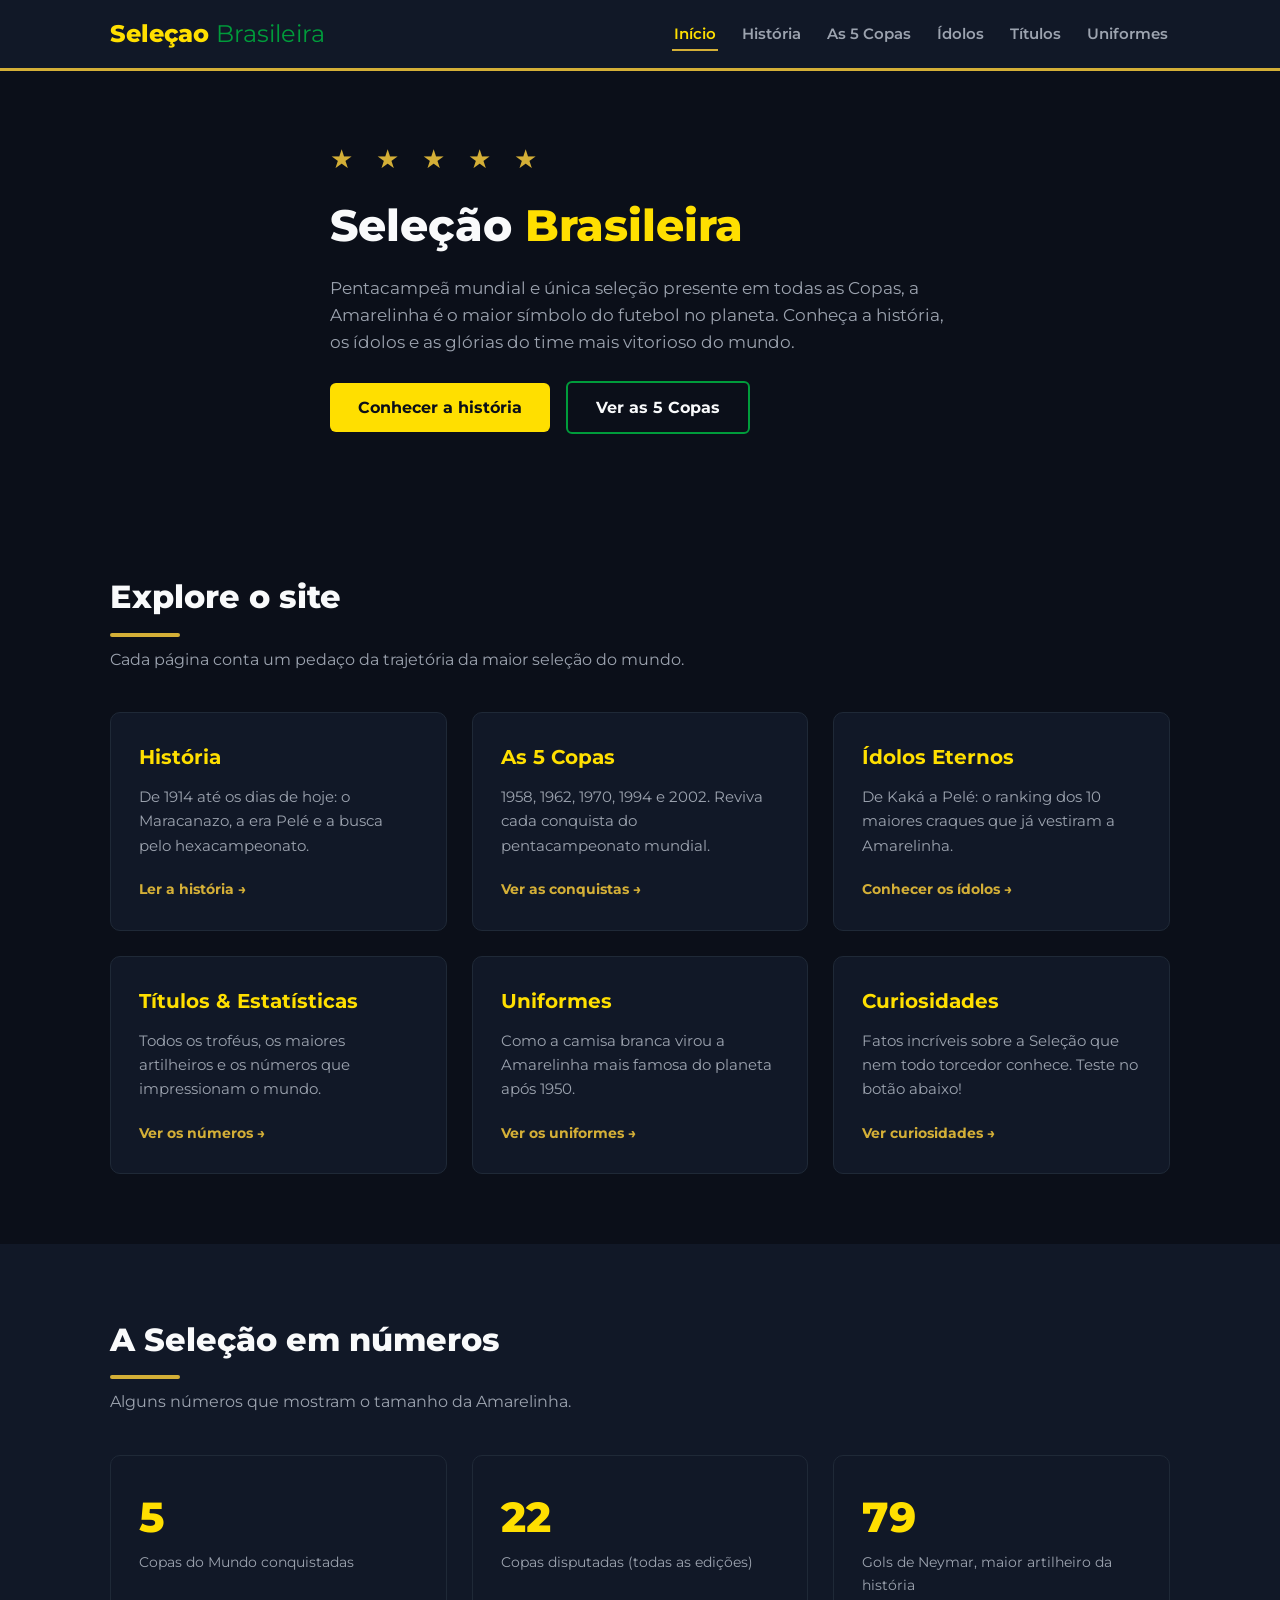
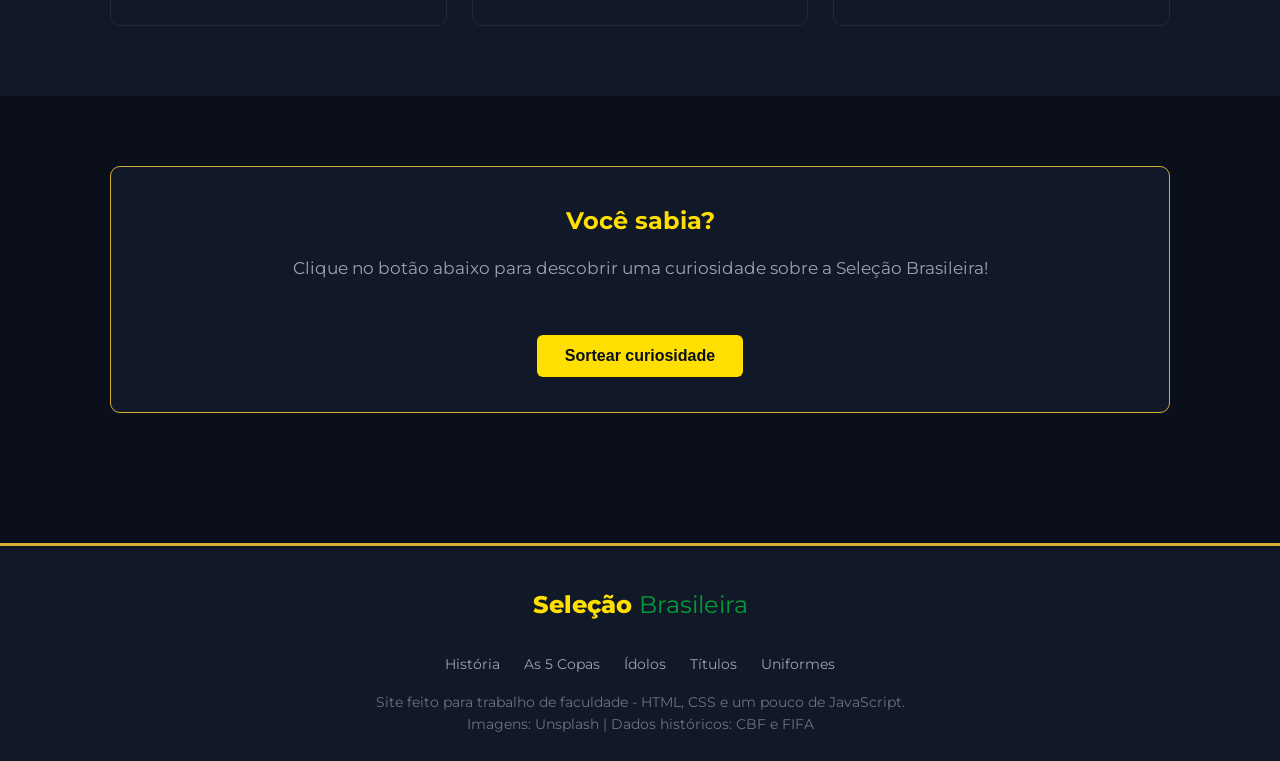
<file: index.html>
<!DOCTYPE html>
<html lang="pt-BR">
<head>
    <meta charset="UTF-8">
    <meta name="viewport" content="width=device-width, initial-scale=1.0">
    <title>Início - Seleção Brasileira</title>
    <link rel="stylesheet" href="style.css">
    
    <link href="https://fonts.googleapis.com/css2?family=Montserrat:wght@400;600;700;800&display=swap" rel="stylesheet">
</head>
<body>

    
    <header class="topo">
        <div class="container menu-area">
            <a href="index.html" class="logo" data-testid="logo-link">Seleçao <span>Brasileira</span></a>
            <nav>
                <ul class="menu">
                    <li><a href="index.html" class="ativo" data-testid="nav-link-inicio">Início</a></li>
                    <li><a href="historia.html" data-testid="nav-link-historia">História</a></li>
                    <li><a href="copas.html" data-testid="nav-link-copas">As 5 Copas</a></li>
                    <li><a href="idolos.html" data-testid="nav-link-idolos">Ídolos</a></li>
                    <li><a href="titulos.html" data-testid="nav-link-titulos">Títulos</a></li>
                    <li><a href="uniformes.html" data-testid="nav-link-uniformes">Uniformes</a></li>
                </ul>
            </nav>
        </div>
    </header>

    
    <section class="hero">
        <div class="container">
            <div class="estrelas" data-testid="hero-stars">★ ★ ★ ★ ★</div>
            <h1>Seleção <span>Brasileira</span><br></h1>
            <p>
                Pentacampeã mundial e única seleção presente em todas as Copas,
                a Amarelinha é o maior símbolo do futebol no planeta.
                Conheça a história, os ídolos e as glórias do time mais vitorioso do mundo.
            </p>
            <a href="historia.html" class="btn" data-testid="hero-btn-historia">Conhecer a história</a>
            <a href="copas.html" class="btn btn-contorno" data-testid="hero-btn-copas">Ver as 5 Copas</a>
        </div>
    </section>

    
    <section class="secao">
        <div class="container">
            <h2 class="titulo-secao">Explore o site</h2>
            <p class="subtitulo-secao">Cada página conta um pedaço da trajetória da maior seleção do mundo.</p>

            <div class="grade-cards">
                <div class="card">
                    <h3>História</h3>
                    <p>De 1914 até os dias de hoje: o Maracanazo, a era Pelé e a busca pelo hexacampeonato.</p>
                    <a href="historia.html" class="link-card" data-testid="card-link-historia">Ler a história →</a>
                </div>

                <div class="card">
                    <h3>As 5 Copas</h3>
                    <p>1958, 1962, 1970, 1994 e 2002. Reviva cada conquista do pentacampeonato mundial.</p>
                    <a href="copas.html" class="link-card" data-testid="card-link-copas">Ver as conquistas →</a>
                </div>

                <div class="card">
                    <h3>Ídolos Eternos</h3>
                    <p>De Kaká a Pelé: o ranking dos 10 maiores craques que já vestiram a Amarelinha.</p>
                    <a href="idolos.html" class="link-card" data-testid="card-link-idolos">Conhecer os ídolos →</a>
                </div>

                <div class="card">
                    <h3>Títulos & Estatísticas</h3>
                    <p>Todos os troféus, os maiores artilheiros e os números que impressionam o mundo.</p>
                    <a href="titulos.html" class="link-card" data-testid="card-link-titulos">Ver os números →</a>
                </div>

                <div class="card">
                    <h3>Uniformes</h3>
                    <p>Como a camisa branca virou a Amarelinha mais famosa do planeta após 1950.</p>
                    <a href="uniformes.html" class="link-card" data-testid="card-link-uniformes">Ver os uniformes →</a>
                </div>

                <div class="card">
                    <h3>Curiosidades</h3>
                    <p>Fatos incríveis sobre a Seleção que nem todo torcedor conhece. Teste no botão abaixo!</p>
                    <a href="#curiosidades" class="link-card" data-testid="card-link-curiosidades">Ver curiosidades →</a>
                </div>
            </div>
        </div>
    </section>

    
    <section class="secao secao-escura">
        <div class="container">
            <h2 class="titulo-secao">A Seleção em números</h2>
            <p class="subtitulo-secao">Alguns números que mostram o tamanho da Amarelinha.</p>

            <div class="grade-cards">
                <div class="card" data-testid="stat-copas">
                    <div class="numero-destaque">5</div>
                    <div class="legenda-numero">Copas do Mundo conquistadas</div>
                </div>
                <div class="card" data-testid="stat-jogos-copas">
                    <div class="numero-destaque">22</div>
                    <div class="legenda-numero">Copas disputadas (todas as edições)</div>
                </div>
                <div class="card" data-testid="stat-gols-pele">
                    <div class="numero-destaque">79</div>
                    <div class="legenda-numero">Gols de Neymar, maior artilheiro da história</div>
                </div>
            </div>
        </div>
    </section>

    
    <section class="secao" id="curiosidades">
        <div class="container">
            <div class="caixa-curiosidade">
                <h2>Você sabia?</h2>
                <p id="texto-curiosidade" data-testid="curiosidade-texto">
                    Clique no botão abaixo para descobrir uma curiosidade sobre a Seleção Brasileira!
                </p>
                <button class="btn" id="btn-curiosidade" data-testid="btn-curiosidade">Sortear curiosidade</button>
            </div>
        </div>
    </section>

    
    <footer class="rodape">
        <div class="container">
            <a href="index.html" class="logo">Seleção <span>Brasileira</span></a>
            <div class="links-rodape">
                <a href="historia.html">História</a>
                <a href="copas.html">As 5 Copas</a>
                <a href="idolos.html">Ídolos</a>
                <a href="titulos.html">Títulos</a>
                <a href="uniformes.html">Uniformes</a>
            </div>
            <p>Site feito para trabalho de faculdade - HTML, CSS e um pouco de JavaScript.</p>
            <p>Imagens: Unsplash | Dados históricos: CBF e FIFA</p>
        </div>
    </footer>

    
    <button id="btn-topo" data-testid="btn-topo" title="Voltar ao topo">↑</button>

    <script src="main.js"></script>
</body>
</html>
</file>
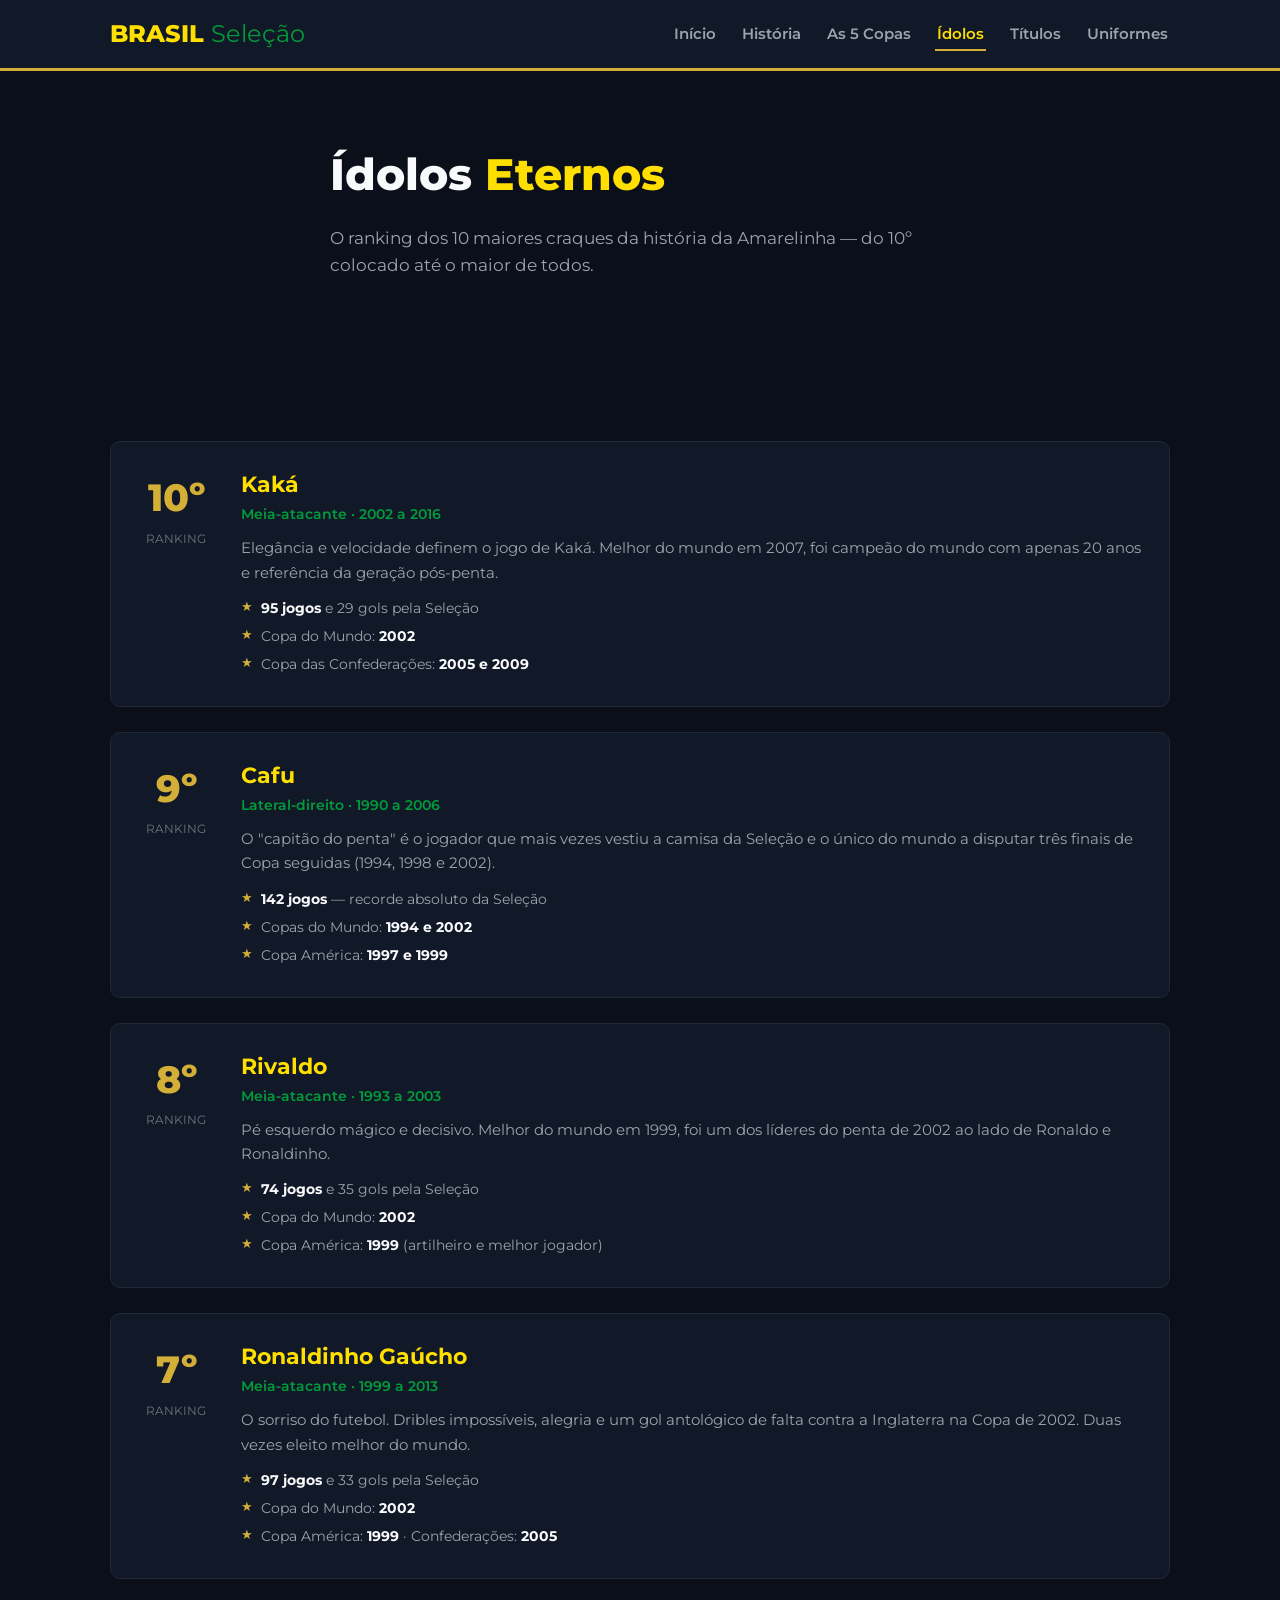
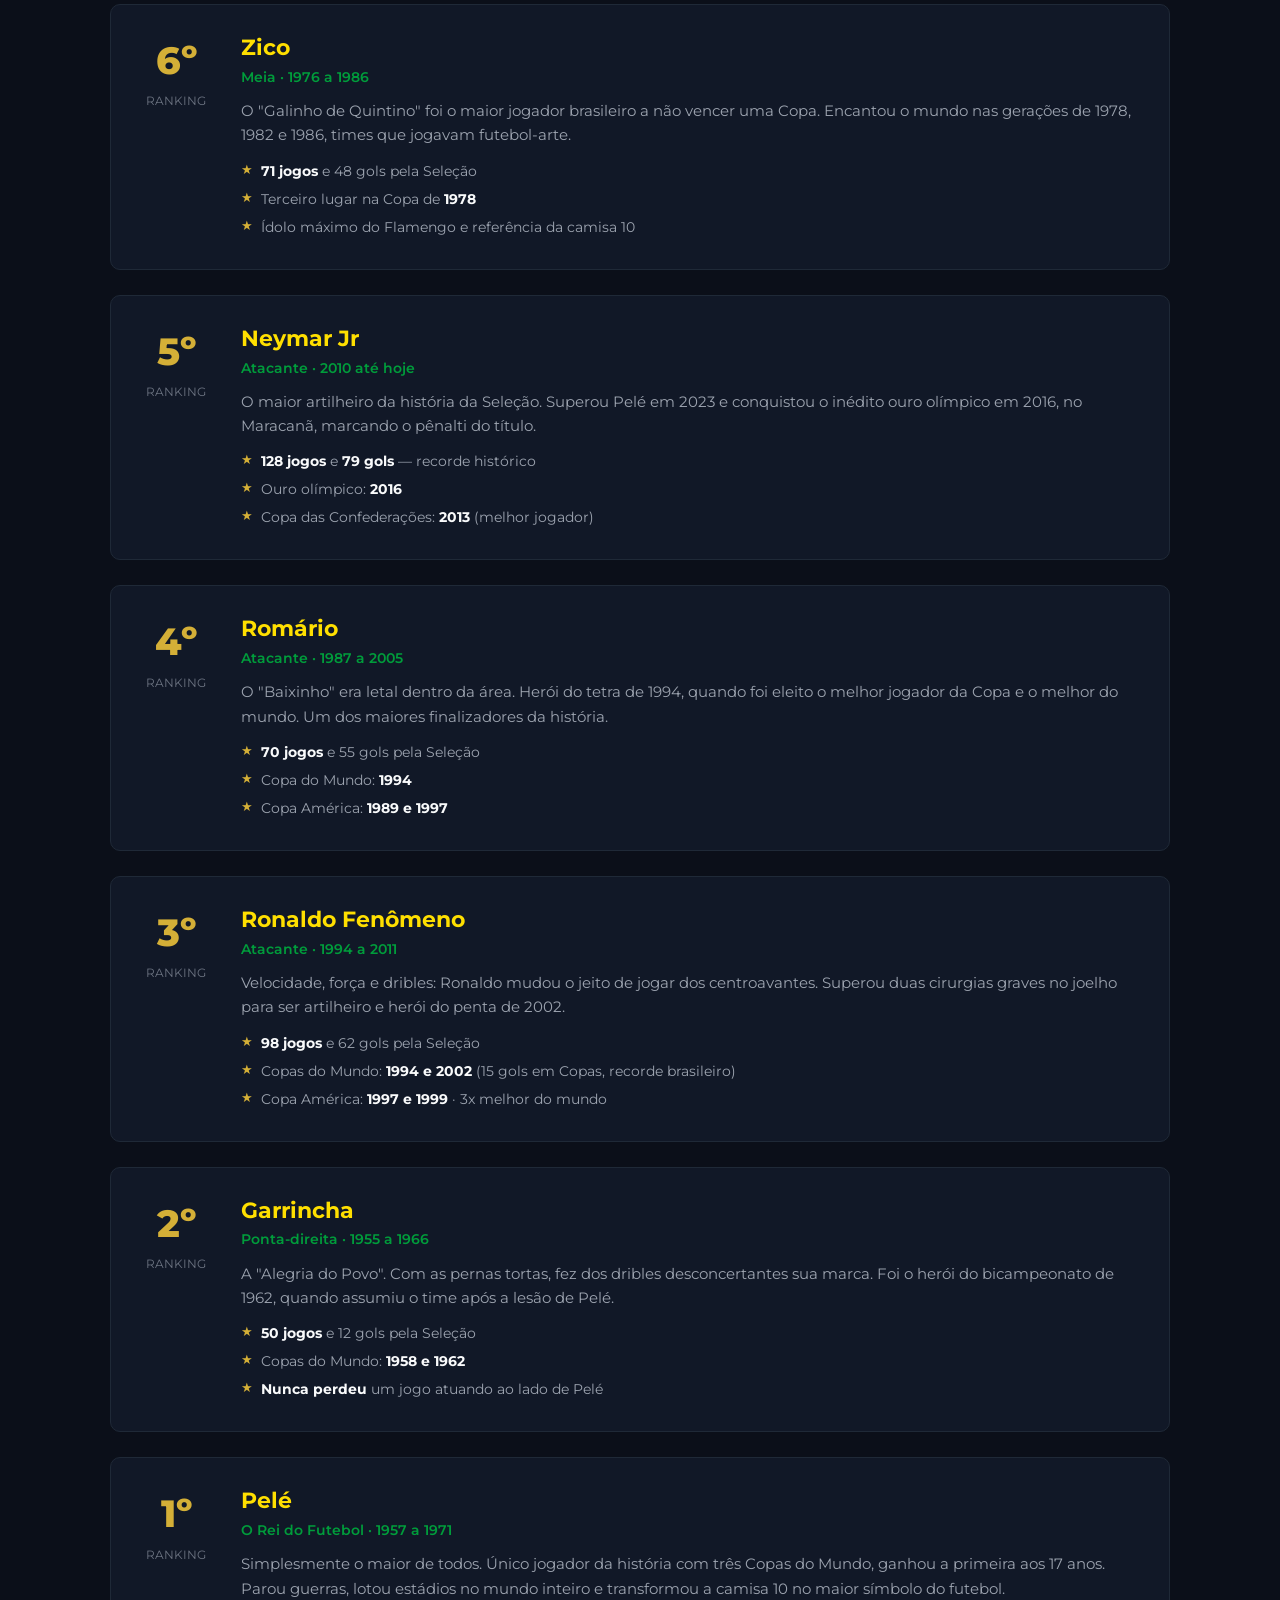
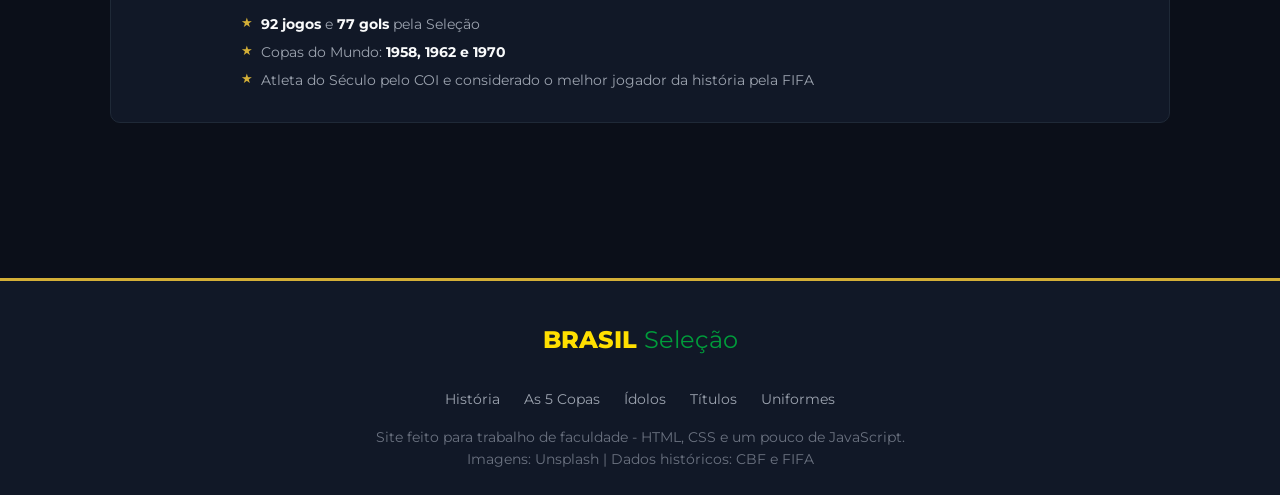
<file: idolos.html>
<!DOCTYPE html>
<html lang="pt-BR">
<head>
    <meta charset="UTF-8">
    <meta name="viewport" content="width=device-width, initial-scale=1.0">
    <title>Ídolos - Seleção Brasileira</title>
    <link rel="stylesheet" href="style.css">
    <link href="https://fonts.googleapis.com/css2?family=Montserrat:wght@400;600;700;800&display=swap" rel="stylesheet">
</head>
<body>

    
    <header class="topo">
        <div class="container menu-area">
            <a href="index.html" class="logo" data-testid="logo-link">BRASIL <span>Seleção</span></a>
            <nav>
                <ul class="menu">
                    <li><a href="index.html" data-testid="nav-link-inicio">Início</a></li>
                    <li><a href="historia.html" data-testid="nav-link-historia">História</a></li>
                    <li><a href="copas.html" data-testid="nav-link-copas">As 5 Copas</a></li>
                    <li><a href="idolos.html" class="ativo" data-testid="nav-link-idolos">Ídolos</a></li>
                    <li><a href="titulos.html" data-testid="nav-link-titulos">Títulos</a></li>
                    <li><a href="uniformes.html" data-testid="nav-link-uniformes">Uniformes</a></li>
                </ul>
            </nav>
        </div>
    </header>

    
    <section class="hero hero-menor hero-idolos">
        <div class="container">
            <h1>Ídolos <span>Eternos</span></h1>
            <p>O ranking dos 10 maiores craques da história da Amarelinha — do 10º colocado até o maior de todos.</p>
        </div>
    </section>

    
    <section class="secao">
        <div class="container">

            
            <article class="card-idolo" data-testid="idolo-kaka">
                <div class="posicao-ranking">
                    <div class="numero">10º</div>
                    <div class="rotulo">Ranking</div>
                </div>
                <div class="info-idolo">
                    <h3>Kaká</h3>
                    <div class="apelido">Meia-atacante · 2002 a 2016</div>
                    <p>
                        Elegância e velocidade definem o jogo de Kaká. Melhor do mundo em 2007,
                        foi campeão do mundo com apenas 20 anos e referência da geração pós-penta.
                    </p>
                    <ul class="fatos-idolo">
                        <li><strong>95 jogos</strong> e 29 gols pela Seleção</li>
                        <li>Copa do Mundo: <strong>2002</strong></li>
                        <li>Copa das Confederações: <strong>2005 e 2009</strong></li>
                    </ul>
                </div>
            </article>

            
            <article class="card-idolo" data-testid="idolo-cafu">
                <div class="posicao-ranking">
                    <div class="numero">9º</div>
                    <div class="rotulo">Ranking</div>
                </div>
                <div class="info-idolo">
                    <h3>Cafu</h3>
                    <div class="apelido">Lateral-direito · 1990 a 2006</div>
                    <p>
                        O "capitão do penta" é o jogador que mais vezes vestiu a camisa da Seleção
                        e o único do mundo a disputar três finais de Copa seguidas (1994, 1998 e 2002).
                    </p>
                    <ul class="fatos-idolo">
                        <li><strong>142 jogos</strong> — recorde absoluto da Seleção</li>
                        <li>Copas do Mundo: <strong>1994 e 2002</strong></li>
                        <li>Copa América: <strong>1997 e 1999</strong></li>
                    </ul>
                </div>
            </article>

            
            <article class="card-idolo" data-testid="idolo-rivaldo">
                <div class="posicao-ranking">
                    <div class="numero">8º</div>
                    <div class="rotulo">Ranking</div>
                </div>
                <div class="info-idolo">
                    <h3>Rivaldo</h3>
                    <div class="apelido">Meia-atacante · 1993 a 2003</div>
                    <p>
                        Pé esquerdo mágico e decisivo. Melhor do mundo em 1999, foi um dos líderes
                        do penta de 2002 ao lado de Ronaldo e Ronaldinho.
                    </p>
                    <ul class="fatos-idolo">
                        <li><strong>74 jogos</strong> e 35 gols pela Seleção</li>
                        <li>Copa do Mundo: <strong>2002</strong></li>
                        <li>Copa América: <strong>1999</strong> (artilheiro e melhor jogador)</li>
                    </ul>
                </div>
            </article>

            
            <article class="card-idolo" data-testid="idolo-ronaldinho">
                <div class="posicao-ranking">
                    <div class="numero">7º</div>
                    <div class="rotulo">Ranking</div>
                </div>
                <div class="info-idolo">
                    <h3>Ronaldinho Gaúcho</h3>
                    <div class="apelido">Meia-atacante · 1999 a 2013</div>
                    <p>
                        O sorriso do futebol. Dribles impossíveis, alegria e um gol antológico de falta
                        contra a Inglaterra na Copa de 2002. Duas vezes eleito melhor do mundo.
                    </p>
                    <ul class="fatos-idolo">
                        <li><strong>97 jogos</strong> e 33 gols pela Seleção</li>
                        <li>Copa do Mundo: <strong>2002</strong></li>
                        <li>Copa América: <strong>1999</strong> · Confederações: <strong>2005</strong></li>
                    </ul>
                </div>
            </article>

            
            <article class="card-idolo" data-testid="idolo-zico">
                <div class="posicao-ranking">
                    <div class="numero">6º</div>
                    <div class="rotulo">Ranking</div>
                </div>
                <div class="info-idolo">
                    <h3>Zico</h3>
                    <div class="apelido">Meia · 1976 a 1986</div>
                    <p>
                        O "Galinho de Quintino" foi o maior jogador brasileiro a não vencer uma Copa.
                        Encantou o mundo nas gerações de 1978, 1982 e 1986, times que jogavam futebol-arte.
                    </p>
                    <ul class="fatos-idolo">
                        <li><strong>71 jogos</strong> e 48 gols pela Seleção</li>
                        <li>Terceiro lugar na Copa de <strong>1978</strong></li>
                        <li>Ídolo máximo do Flamengo e referência da camisa 10</li>
                    </ul>
                </div>
            </article>

            
            <article class="card-idolo" data-testid="idolo-neymar">
                <div class="posicao-ranking">
                    <div class="numero">5º</div>
                    <div class="rotulo">Ranking</div>
                </div>
                <div class="info-idolo">
                    <h3>Neymar Jr</h3>
                    <div class="apelido">Atacante · 2010 até hoje</div>
                    <p>
                        O maior artilheiro da história da Seleção. Superou Pelé em 2023 e conquistou
                        o inédito ouro olímpico em 2016, no Maracanã, marcando o pênalti do título.
                    </p>
                    <ul class="fatos-idolo">
                        <li><strong>128 jogos</strong> e <strong>79 gols</strong> — recorde histórico</li>
                        <li>Ouro olímpico: <strong>2016</strong></li>
                        <li>Copa das Confederações: <strong>2013</strong> (melhor jogador)</li>
                    </ul>
                </div>
            </article>

            
            <article class="card-idolo" data-testid="idolo-romario">
                <div class="posicao-ranking">
                    <div class="numero">4º</div>
                    <div class="rotulo">Ranking</div>
                </div>
                <div class="info-idolo">
                    <h3>Romário</h3>
                    <div class="apelido">Atacante · 1987 a 2005</div>
                    <p>
                        O "Baixinho" era letal dentro da área. Herói do tetra de 1994, quando foi eleito
                        o melhor jogador da Copa e o melhor do mundo. Um dos maiores finalizadores da história.
                    </p>
                    <ul class="fatos-idolo">
                        <li><strong>70 jogos</strong> e 55 gols pela Seleção</li>
                        <li>Copa do Mundo: <strong>1994</strong></li>
                        <li>Copa América: <strong>1989 e 1997</strong></li>
                    </ul>
                </div>
            </article>

            
            <article class="card-idolo" data-testid="idolo-ronaldo">
                <div class="posicao-ranking">
                    <div class="numero">3º</div>
                    <div class="rotulo">Ranking</div>
                </div>
                <div class="info-idolo">
                    <h3>Ronaldo Fenômeno</h3>
                    <div class="apelido">Atacante · 1994 a 2011</div>
                    <p>
                        Velocidade, força e dribles: Ronaldo mudou o jeito de jogar dos centroavantes.
                        Superou duas cirurgias graves no joelho para ser artilheiro e herói do penta de 2002.
                    </p>
                    <ul class="fatos-idolo">
                        <li><strong>98 jogos</strong> e 62 gols pela Seleção</li>
                        <li>Copas do Mundo: <strong>1994 e 2002</strong> (15 gols em Copas, recorde brasileiro)</li>
                        <li>Copa América: <strong>1997 e 1999</strong> · 3x melhor do mundo</li>
                    </ul>
                </div>
            </article>

            
            <article class="card-idolo" data-testid="idolo-garrincha">
                <div class="posicao-ranking">
                    <div class="numero">2º</div>
                    <div class="rotulo">Ranking</div>
                </div>
                <div class="info-idolo">
                    <h3>Garrincha</h3>
                    <div class="apelido">Ponta-direita · 1955 a 1966</div>
                    <p>
                        A "Alegria do Povo". Com as pernas tortas, fez dos dribles desconcertantes sua marca.
                        Foi o herói do bicampeonato de 1962, quando assumiu o time após a lesão de Pelé.
                    </p>
                    <ul class="fatos-idolo">
                        <li><strong>50 jogos</strong> e 12 gols pela Seleção</li>
                        <li>Copas do Mundo: <strong>1958 e 1962</strong></li>
                        <li><strong>Nunca perdeu</strong> um jogo atuando ao lado de Pelé</li>
                    </ul>
                </div>
            </article>

            
            <article class="card-idolo" data-testid="idolo-pele">
                <div class="posicao-ranking">
                    <div class="numero">1º</div>
                    <div class="rotulo">Ranking</div>
                </div>
                <div class="info-idolo">
                    <h3>Pelé</h3>
                    <div class="apelido">O Rei do Futebol · 1957 a 1971</div>
                    <p>
                        Simplesmente o maior de todos. Único jogador da história com três Copas do Mundo,
                        ganhou a primeira aos 17 anos. Parou guerras, lotou estádios no mundo inteiro
                        e transformou a camisa 10 no maior símbolo do futebol.
                    </p>
                    <ul class="fatos-idolo">
                        <li><strong>92 jogos</strong> e <strong>77 gols</strong> pela Seleção</li>
                        <li>Copas do Mundo: <strong>1958, 1962 e 1970</strong></li>
                        <li>Atleta do Século pelo COI e considerado o melhor jogador da história pela FIFA</li>
                    </ul>
                </div>
            </article>

        </div>
    </section>

    
    <footer class="rodape">
        <div class="container">
            <a href="index.html" class="logo">BRASIL <span>Seleção</span></a>
            <div class="links-rodape">
                <a href="historia.html">História</a>
                <a href="copas.html">As 5 Copas</a>
                <a href="idolos.html">Ídolos</a>
                <a href="titulos.html">Títulos</a>
                <a href="uniformes.html">Uniformes</a>
            </div>
            <p>Site feito para trabalho de faculdade - HTML, CSS e um pouco de JavaScript.</p>
            <p>Imagens: Unsplash | Dados históricos: CBF e FIFA</p>
        </div>
    </footer>

    <button id="btn-topo" data-testid="btn-topo" title="Voltar ao topo">↑</button>

    <script src="main.js"></script>
</body>
</html>
</file>
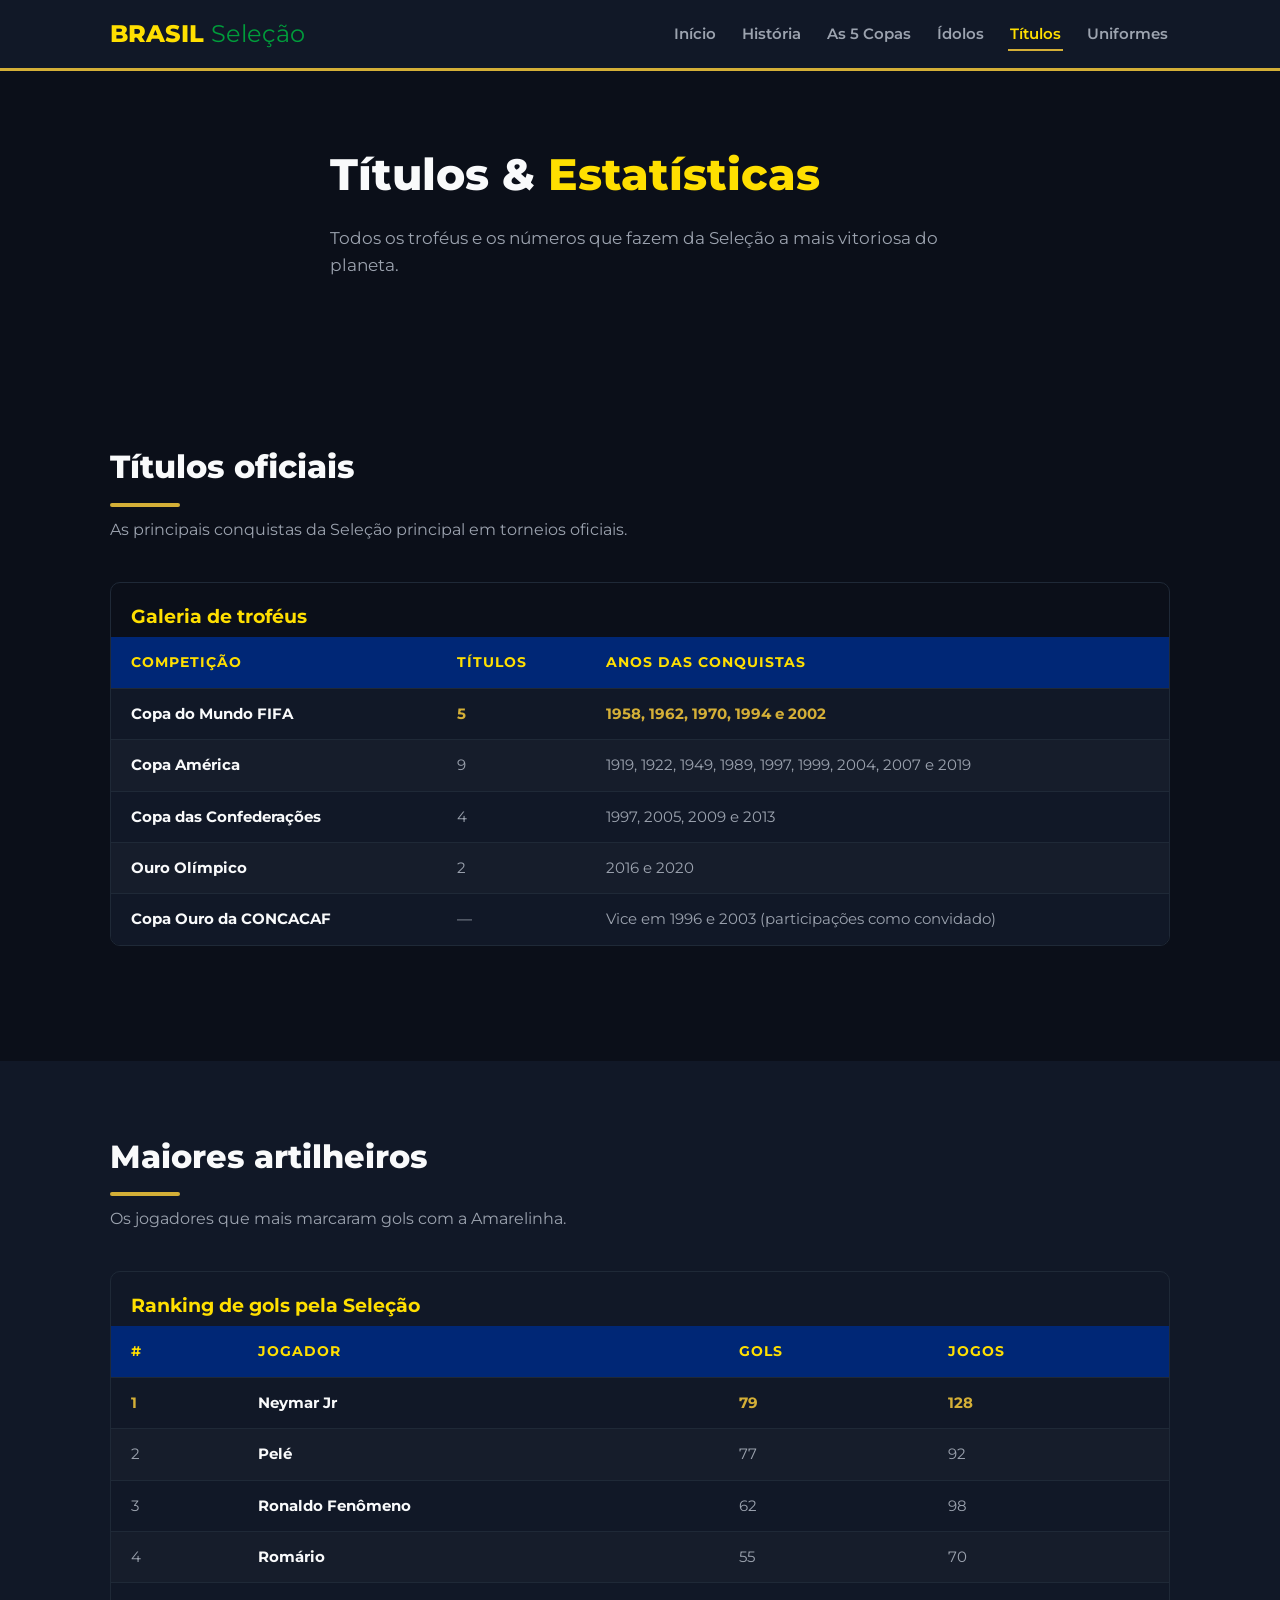
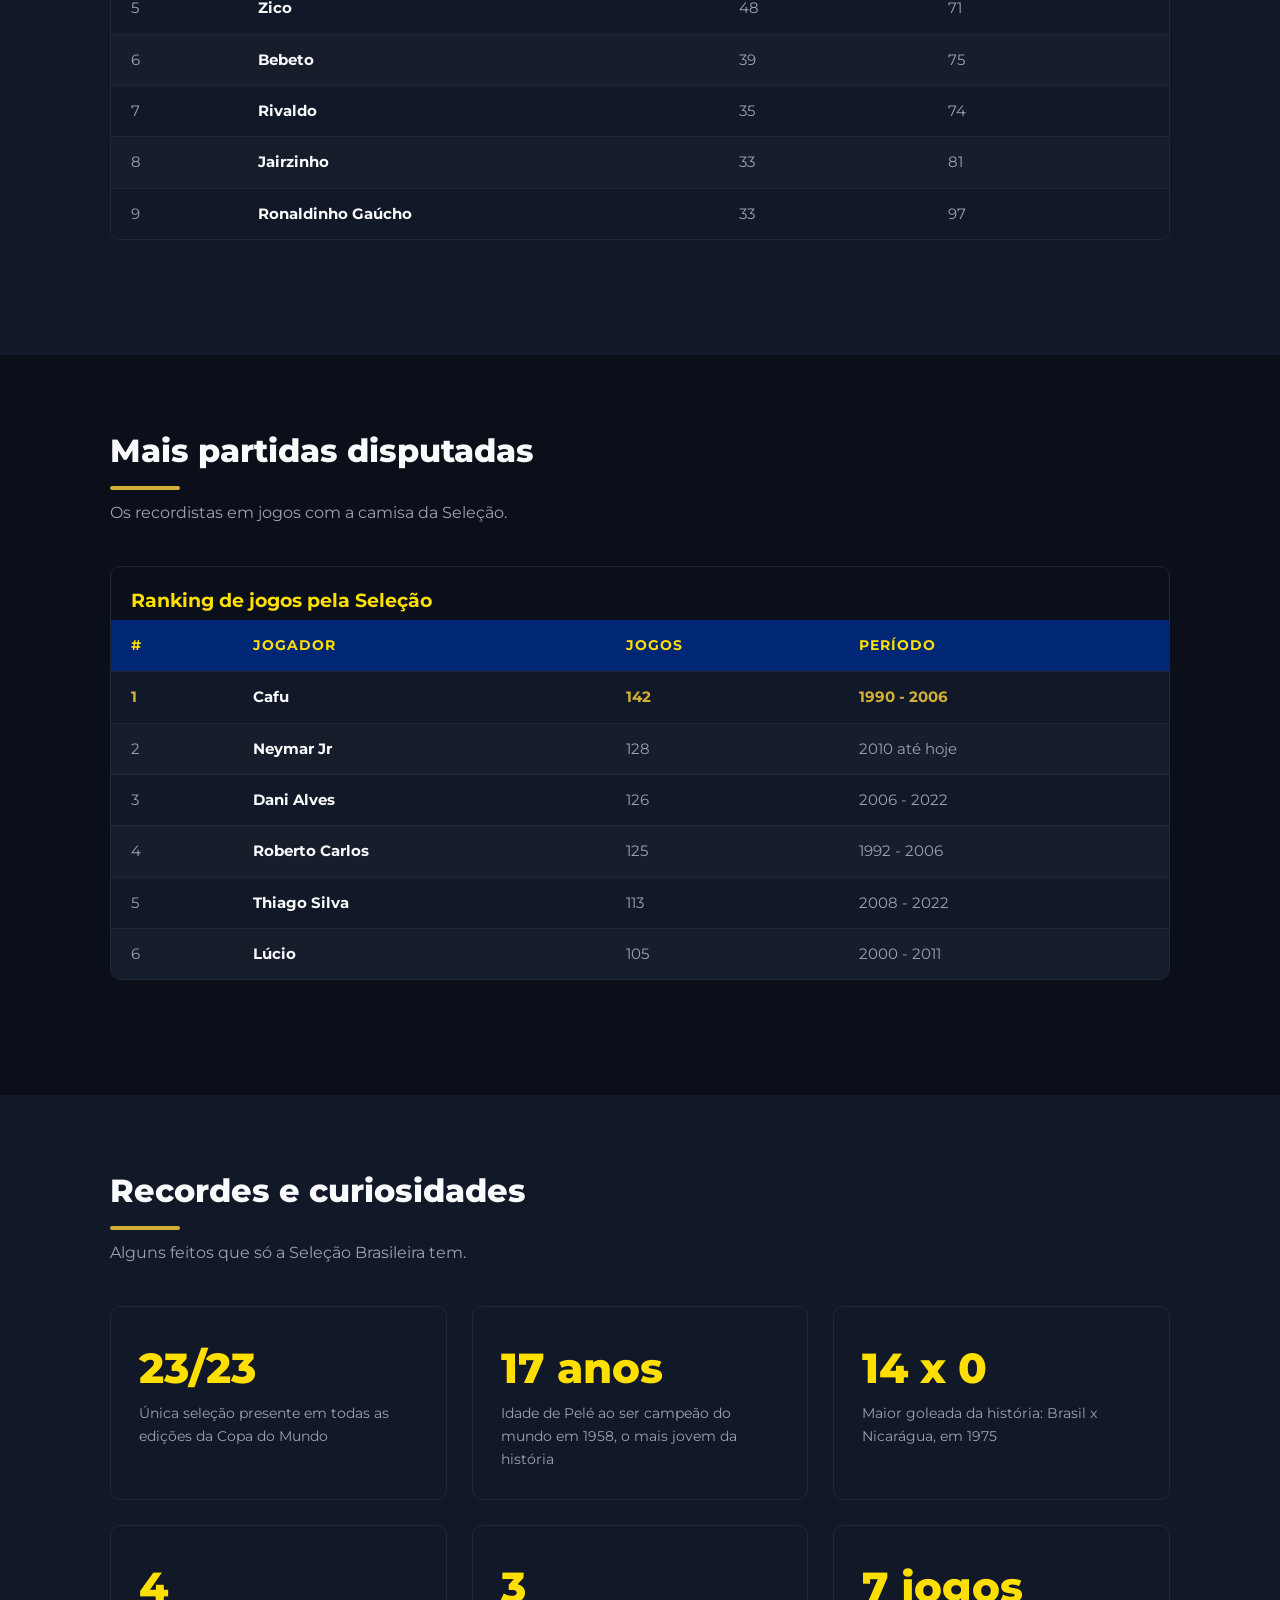
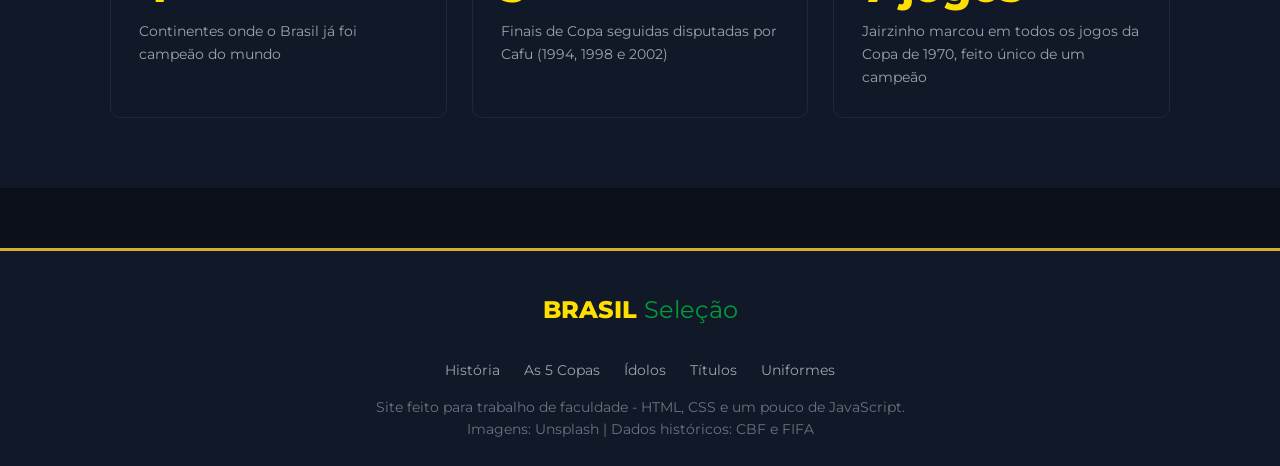
<file: titulos.html>
<!DOCTYPE html>
<html lang="pt-BR">
<head>
    <meta charset="UTF-8">
    <meta name="viewport" content="width=device-width, initial-scale=1.0">
    <title>Títulos & Estatísticas - Seleção Brasileira</title>
    <link rel="stylesheet" href="style.css">
    <link href="https://fonts.googleapis.com/css2?family=Montserrat:wght@400;600;700;800&display=swap" rel="stylesheet">
</head>
<body>

    
    <header class="topo">
        <div class="container menu-area">
            <a href="index.html" class="logo" data-testid="logo-link">BRASIL <span>Seleção</span></a>
            <nav>
                <ul class="menu">
                    <li><a href="index.html" data-testid="nav-link-inicio">Início</a></li>
                    <li><a href="historia.html" data-testid="nav-link-historia">História</a></li>
                    <li><a href="copas.html" data-testid="nav-link-copas">As 5 Copas</a></li>
                    <li><a href="idolos.html" data-testid="nav-link-idolos">Ídolos</a></li>
                    <li><a href="titulos.html" class="ativo" data-testid="nav-link-titulos">Títulos</a></li>
                    <li><a href="uniformes.html" data-testid="nav-link-uniformes">Uniformes</a></li>
                </ul>
            </nav>
        </div>
    </header>

    
    <section class="hero hero-menor hero-titulos">
        <div class="container">
            <h1>Títulos & <span>Estatísticas</span></h1>
            <p>Todos os troféus e os números que fazem da Seleção a mais vitoriosa do planeta.</p>
        </div>
    </section>

    
    <section class="secao">
        <div class="container">
            <h2 class="titulo-secao">Títulos oficiais</h2>
            <p class="subtitulo-secao">As principais conquistas da Seleção principal em torneios oficiais.</p>

            <div class="caixa-tabela">
                <table data-testid="tabela-titulos">
                    <caption>Galeria de troféus</caption>
                    <thead>
                        <tr>
                            <th>Competição</th>
                            <th>Títulos</th>
                            <th>Anos das conquistas</th>
                        </tr>
                    </thead>
                    <tbody>
                        <tr class="primeiro">
                            <td><strong>Copa do Mundo FIFA</strong></td>
                            <td>5</td>
                            <td>1958, 1962, 1970, 1994 e 2002</td>
                        </tr>
                        <tr>
                            <td><strong>Copa América</strong></td>
                            <td>9</td>
                            <td>1919, 1922, 1949, 1989, 1997, 1999, 2004, 2007 e 2019</td>
                        </tr>
                        <tr>
                            <td><strong>Copa das Confederações</strong></td>
                            <td>4</td>
                            <td>1997, 2005, 2009 e 2013</td>
                        </tr>
                        <tr>
                            <td><strong>Ouro Olímpico</strong></td>
                            <td>2</td>
                            <td>2016 e 2020</td>
                        </tr>
                        <tr>
                            <td><strong>Copa Ouro da CONCACAF</strong></td>
                            <td>—</td>
                            <td>Vice em 1996 e 2003 (participações como convidado)</td>
                        </tr>
                    </tbody>
                </table>
            </div>
        </div>
    </section>

    
    <section class="secao secao-escura">
        <div class="container">
            <h2 class="titulo-secao">Maiores artilheiros</h2>
            <p class="subtitulo-secao">Os jogadores que mais marcaram gols com a Amarelinha.</p>

            <div class="caixa-tabela">
                <table data-testid="tabela-artilheiros">
                    <caption>Ranking de gols pela Seleção</caption>
                    <thead>
                        <tr>
                            <th>#</th>
                            <th>Jogador</th>
                            <th>Gols</th>
                            <th>Jogos</th>
                        </tr>
                    </thead>
                    <tbody>
                        <tr class="primeiro">
                            <td>1</td>
                            <td><strong>Neymar Jr</strong></td>
                            <td>79</td>
                            <td>128</td>
                        </tr>
                        <tr>
                            <td>2</td>
                            <td><strong>Pelé</strong></td>
                            <td>77</td>
                            <td>92</td>
                        </tr>
                        <tr>
                            <td>3</td>
                            <td><strong>Ronaldo Fenômeno</strong></td>
                            <td>62</td>
                            <td>98</td>
                        </tr>
                        <tr>
                            <td>4</td>
                            <td><strong>Romário</strong></td>
                            <td>55</td>
                            <td>70</td>
                        </tr>
                        <tr>
                            <td>5</td>
                            <td><strong>Zico</strong></td>
                            <td>48</td>
                            <td>71</td>
                        </tr>
                        <tr>
                            <td>6</td>
                            <td><strong>Bebeto</strong></td>
                            <td>39</td>
                            <td>75</td>
                        </tr>
                        <tr>
                            <td>7</td>
                            <td><strong>Rivaldo</strong></td>
                            <td>35</td>
                            <td>74</td>
                        </tr>
                        <tr>
                            <td>8</td>
                            <td><strong>Jairzinho</strong></td>
                            <td>33</td>
                            <td>81</td>
                        </tr>
                        <tr>
                            <td>9</td>
                            <td><strong>Ronaldinho Gaúcho</strong></td>
                            <td>33</td>
                            <td>97</td>
                        </tr>
                    </tbody>
                </table>
            </div>
        </div>
    </section>

    
    <section class="secao">
        <div class="container">
            <h2 class="titulo-secao">Mais partidas disputadas</h2>
            <p class="subtitulo-secao">Os recordistas em jogos com a camisa da Seleção.</p>

            <div class="caixa-tabela">
                <table data-testid="tabela-jogos">
                    <caption>Ranking de jogos pela Seleção</caption>
                    <thead>
                        <tr>
                            <th>#</th>
                            <th>Jogador</th>
                            <th>Jogos</th>
                            <th>Período</th>
                        </tr>
                    </thead>
                    <tbody>
                        <tr class="primeiro">
                            <td>1</td>
                            <td><strong>Cafu</strong></td>
                            <td>142</td>
                            <td>1990 - 2006</td>
                        </tr>
                        <tr>
                            <td>2</td>
                            <td><strong>Neymar Jr</strong></td>
                            <td>128</td>
                            <td>2010 até hoje</td>
                        </tr>
                        <tr>
                            <td>3</td>
                            <td><strong>Dani Alves</strong></td>
                            <td>126</td>
                            <td>2006 - 2022</td>
                        </tr>
                        <tr>
                            <td>4</td>
                            <td><strong>Roberto Carlos</strong></td>
                            <td>125</td>
                            <td>1992 - 2006</td>
                        </tr>
                        <tr>
                            <td>5</td>
                            <td><strong>Thiago Silva</strong></td>
                            <td>113</td>
                            <td>2008 - 2022</td>
                        </tr>
                        <tr>
                            <td>6</td>
                            <td><strong>Lúcio</strong></td>
                            <td>105</td>
                            <td>2000 - 2011</td>
                        </tr>
                    </tbody>
                </table>
            </div>
        </div>
    </section>

    
    <section class="secao secao-escura">
        <div class="container">
            <h2 class="titulo-secao">Recordes e curiosidades</h2>
            <p class="subtitulo-secao">Alguns feitos que só a Seleção Brasileira tem.</p>

            <div class="grade-cards">
                <div class="card" data-testid="recorde-todas-copas">
                    <div class="numero-destaque">23/23</div>
                    <div class="legenda-numero">Única seleção presente em todas as edições da Copa do Mundo</div>
                </div>
                <div class="card" data-testid="recorde-jogador-jovem">
                    <div class="numero-destaque">17 anos</div>
                    <div class="legenda-numero">Idade de Pelé ao ser campeão do mundo em 1958, o mais jovem da história</div>
                </div>
                <div class="card" data-testid="recorde-goleada">
                    <div class="numero-destaque">14 x 0</div>
                    <div class="legenda-numero">Maior goleada da história: Brasil x Nicarágua, em 1975</div>
                </div>
                <div class="card" data-testid="recorde-continentes">
                    <div class="numero-destaque">4</div>
                    <div class="legenda-numero">Continentes onde o Brasil já foi campeão do mundo</div>
                </div>
                <div class="card" data-testid="recorde-finais-cafu">
                    <div class="numero-destaque">3</div>
                    <div class="legenda-numero">Finais de Copa seguidas disputadas por Cafu (1994, 1998 e 2002)</div>
                </div>
                <div class="card" data-testid="recorde-jairzinho">
                    <div class="numero-destaque">7 jogos</div>
                    <div class="legenda-numero">Jairzinho marcou em todos os jogos da Copa de 1970, feito único de um campeão</div>
                </div>
            </div>
        </div>
    </section>

    
    <footer class="rodape">
        <div class="container">
            <a href="index.html" class="logo">BRASIL <span>Seleção</span></a>
            <div class="links-rodape">
                <a href="historia.html">História</a>
                <a href="copas.html">As 5 Copas</a>
                <a href="idolos.html">Ídolos</a>
                <a href="titulos.html">Títulos</a>
                <a href="uniformes.html">Uniformes</a>
            </div>
            <p>Site feito para trabalho de faculdade - HTML, CSS e um pouco de JavaScript.</p>
            <p>Imagens: Unsplash | Dados históricos: CBF e FIFA</p>
        </div>
    </footer>

    <button id="btn-topo" data-testid="btn-topo" title="Voltar ao topo">↑</button>

    <script src="main.js"></script>
</body>
</html>
</file>
<file: style.css>
* {
    margin: 0;
    padding: 0;
    box-sizing: border-box;
}

body {
    font-family: 'Montserrat', Arial, sans-serif;
    background-color: #0B0F19;
    color: #F9FAFB;
    line-height: 1.6;
}

.container {
    max-width: 1100px;
    margin: 0 auto;
    padding: 0 20px;
}

img {
    max-width: 100%;
}

a {
    text-decoration: none;
    color: inherit;
}


.topo {
    background-color: #111827;
    border-bottom: 3px solid #D4AF37;
    position: sticky;
    top: 0;
    z-index: 100;
}

.menu-area {
    display: flex;
    justify-content: space-between;
    align-items: center;
    padding-top: 15px;
    padding-bottom: 15px;
}

.logo {
    font-size: 1.5rem;
    font-weight: 800;
    color: #FFDF00;
}

.logo span {
    color: #009C3B;
    font-weight: 400;
}

.menu {
    list-style: none;
    display: flex;
    gap: 22px;
}

.menu a {
    color: #9CA3AF;
    font-size: 0.95rem;
    font-weight: 600;
    padding: 6px 2px;
    border-bottom: 2px solid transparent;
    transition: color 0.3s, border-color 0.3s;
}

.menu a:hover {
    color: #FFDF00;
}


.menu a.ativo {
    color: #FFDF00;
    border-bottom: 2px solid #D4AF37;
}


.hero {
    min-height: 430px;
    display: flex;
    align-items: center;
    background-image: linear-gradient(rgba(11, 15, 25, 0.82), rgba(11, 15, 25, 0.92)),
        url('https://i.pinimg.com/1200x/27/6b/91/276b913a6d2b45b0d803a97a27235d23.jpg');
    background-size: cover;
    background-position: center;
}

.hero-menor {
    min-height: 300px;
}

.hero-historia {
    background-image: linear-gradient(rgba(11, 15, 25, 0.82), rgba(11, 15, 25, 0.92)),
        url('https://i.pinimg.com/1200x/a3/62/fd/a362fd9b86030ef4af1da5a9a27bfb7d.jpg');
}


.hero-copas {
    background-image: linear-gradient(rgba(11, 15, 25, 0.82), rgba(11, 15, 25, 0.92)),
        url('https://images.unsplash.com/photo-1637203723757-a9b26181e1ad?crop=entropy&cs=srgb&fm=jpg&ixid=M3w3NTY2NzZ8MHwxfHNlYXJjaHw3fHxnb2xkJTIwc29jY2VyJTIwd29ybGQlMjBjdXAlMjB0cm9waHklMjBjdXB8ZW58MHx8fHwxNzkzNzYxODQzfDA&ixlib=rb-4.1.0&q=85');
    background-position: center 30%;
}


.hero-idolos {
    background-image: linear-gradient(rgba(11, 15, 25, 0.82), rgba(11, 15, 25, 0.92)),
        url('https://images.unsplash.com/photo-1666377454944-17a17d22a751?crop=entropy&cs=srgb&fm=jpg&ixid=M3w4NjA2MjJ8MHwxfHNlYXJjaHw0fHx5ZWxsb3clMjBzb2NjZXIlMjBqZXJzZXklMjBraXR8ZW58MHx8fHwxNzkzNzYxODQ3fDA&ixlib=rb-4.1.0&q=85');
}


.hero-titulos {
    background-image: linear-gradient(rgba(11, 15, 25, 0.82), rgba(11, 15, 25, 0.92)),
        url('https://i.pinimg.com/1200x/48/80/9c/48809ce45ba0e686cb5a08fe820f85b2.jpg');
}


.hero-uniformes {
    background-image: linear-gradient(rgba(11, 15, 25, 0.82), rgba(11, 15, 25, 0.92)),
        url('https://images.unsplash.com/photo-1552066379-e7bfd22155c5?crop=entropy&cs=srgb&fm=jpg&ixid=M3w4NjA6MjJ8MHwxfHNlYXJjaHwxfHx5ZWxsb3clMjBzb2NjZXIlMjBqZXJzZXklMjBraXR8ZW58MHx8fHwxNzkzNzYxODQ3fDA&ixlib=rb-4.1.0&q=85');
}

.hero h1 {
    font-size: 2.75rem;
    font-weight: 800;
    margin-bottom: 15px;
}

.hero h1 span {
    color: #FFDF00;
}

.hero p {
    color: #9CA3AF;
    font-size: 1.05rem;
    max-width: 620px;
    margin-bottom: 25px;
}


.estrelas {
    color: #D4AF37;
    font-size: 1.6rem;
    letter-spacing: 8px;
    margin-bottom: 10px;
}


.btn {
    display: inline-block;
    background-color: #FFDF00;
    color: #0B0F19;
    font-weight: 700;
    padding: 12px 28px;
    border-radius: 6px;
    transition: background-color 0.3s, transform 0.3s;
    border: none;
    cursor: pointer;
    font-size: 1rem;
}

.btn:hover {
    background-color: #D4AF37;
    transform: translateY(-3px);
}

.btn-contorno {
    background-color: transparent;
    border: 2px solid #009C3B;
    color: #F9FAFB;
    margin-left: 12px;
}

.btn-contorno:hover {
    background-color: #009C3B;
}


.secao {
    padding: 70px 0;
}

.secao-escura {
    background-color: #111827;
}

.titulo-secao {
    font-size: 2rem;
    font-weight: 800;
    margin-bottom: 10px;
}

.titulo-secao::after {
    content: "";
    display: block;
    width: 70px;
    height: 4px;
    background-color: #D4AF37;
    margin-top: 10px;
    border-radius: 2px;
}

.subtitulo-secao {
    color: #9CA3AF;
    margin-bottom: 40px;
    max-width: 700px;
}


.grade-cards {
    display: grid;
    grid-template-columns: repeat(3, 1fr);
    gap: 25px;
}

.grade-2 {
    grid-template-columns: repeat(2, 1fr);
}

.card {
    background-color: #111827;
    border: 1px solid #1F2937;
    border-radius: 10px;
    padding: 28px;
    transition: border-color 0.3s, transform 0.3s;
}

.card:hover {
    border-color: #D4AF37;
    transform: translateY(-6px);
}

.card h3 {
    color: #FFDF00;
    font-size: 1.25rem;
    margin-bottom: 12px;
}

.card p {
    color: #9CA3AF;
    font-size: 0.95rem;
    margin-bottom: 18px;
}

.link-card {
    color: #D4AF37;
    font-weight: 700;
    font-size: 0.9rem;
}

.link-card:hover {
    text-decoration: underline;
}


.numero-destaque {
    font-size: 2.6rem;
    font-weight: 800;
    color: #FFDF00;
}

.legenda-numero {
    color: #9CA3AF;
    font-size: 0.9rem;
}


.imagem-texto {
    display: flex;
    gap: 40px;
    align-items: center;
}

.imagem-texto img {
    width: 46%;
    border-radius: 10px;
    border: 1px solid #1F2937;
}

.imagem-texto .texto {
    width: 54%;
}

.imagem-texto .texto p {
    color: #9CA3AF;
    margin-bottom: 15px;
}

.inverter {
    flex-direction: row-reverse;
}


.timeline {
    border-left: 3px solid #D4AF37;
    margin-left: 10px;
    padding-left: 30px;
}

.evento {
    position: relative;
    margin-bottom: 35px;
}


.evento::before {
    content: "";
    width: 15px;
    height: 15px;
    background-color: #FFDF00;
    border: 3px solid #D4AF37;
    border-radius: 50%;
    position: absolute;
    left: -40px;
    top: 4px;
}

.evento h3 {
    color: #FFDF00;
    margin-bottom: 5px;
}

.evento .ano {
    color: #009C3B;
    font-weight: 700;
    font-size: 0.9rem;
}

.evento p {
    color: #9CA3AF;
    font-size: 0.95rem;
    margin-top: 6px;
}

.copa-card {
    display: flex;
    gap: 30px;
    background-color: #111827;
    border: 1px solid #1F2937;
    border-radius: 10px;
    padding: 30px;
    margin-bottom: 30px;
    transition: border-color 0.3s;
}

.copa-card:hover {
    border-color: #D4AF37;
}

.ano-copa {
    min-width: 150px;
    text-align: center;
    border-right: 1px solid #1F2937;
    padding-right: 30px;
}

.ano-copa .ano {
    font-size: 2.4rem;
    font-weight: 800;
    color: #FFDF00;
}

.ano-copa .sede {
    color: #009C3B;
    font-weight: 600;
    font-size: 0.9rem;
}

.ano-copa .estrela {
    color: #D4AF37;
    font-size: 1.2rem;
}

.info-copa h3 {
    color: #F9FAFB;
    margin-bottom: 8px;
}

.info-copa .placar {
    display: inline-block;
    background-color: #002776;
    color: #F9FAFB;
    font-weight: 700;
    font-size: 0.85rem;
    padding: 5px 14px;
    border-radius: 20px;
    margin-bottom: 12px;
}

.info-copa p {
    color: #9CA3AF;
    font-size: 0.95rem;
}


.card-idolo {
    display: flex;
    gap: 25px;
    background-color: #111827;
    border: 1px solid #1F2937;
    border-radius: 10px;
    padding: 25px;
    margin-bottom: 25px;
    transition: border-color 0.3s, transform 0.3s;
}

.card-idolo:hover {
    border-color: #D4AF37;
    transform: translateY(-4px);
}

.posicao-ranking {
    min-width: 80px;
    text-align: center;
}

.posicao-ranking .numero {
    font-size: 2.4rem;
    font-weight: 800;
    color: #D4AF37;
}

.posicao-ranking .rotulo {
    color: #6B7280;
    font-size: 0.75rem;
    text-transform: uppercase;
}

.info-idolo h3 {
    color: #FFDF00;
    font-size: 1.4rem;
}

.info-idolo .apelido {
    color: #009C3B;
    font-weight: 600;
    font-size: 0.9rem;
    margin-bottom: 10px;
}

.info-idolo p {
    color: #9CA3AF;
    font-size: 0.95rem;
    margin-bottom: 12px;
}

.fatos-idolo {
    list-style: none;
}

.fatos-idolo li {
    color: #9CA3AF;
    font-size: 0.9rem;
    padding-left: 20px;
    position: relative;
    margin-bottom: 5px;
}

.fatos-idolo li::before {
    content: "★";
    color: #D4AF37;
    position: absolute;
    left: 0;
    font-size: 0.8rem;
}

.fatos-idolo li strong {
    color: #F9FAFB;
}

.caixa-tabela {
    overflow-x: auto;
    margin-bottom: 45px;
    border: 1px solid #1F2937;
    border-radius: 10px;
}

table {
    width: 100%;
    border-collapse: collapse;
    background-color: #111827;
}

caption {
    text-align: left;
    font-size: 1.2rem;
    font-weight: 700;
    color: #FFDF00;
    padding: 18px 20px 5px;
}

thead th {
    background-color: #002776;
    color: #FFDF00;
    text-align: left;
    padding: 14px 20px;
    font-size: 0.9rem;
    text-transform: uppercase;
    letter-spacing: 1px;
}

tbody td {
    padding: 13px 20px;
    color: #9CA3AF;
    font-size: 0.95rem;
    border-top: 1px solid #1F2937;
}

tbody td strong {
    color: #F9FAFB;
}

/* linhas zebradas */
tbody tr:nth-child(even) {
    background-color: rgba(255, 255, 255, 0.02);
}

tbody tr:hover {
    background-color: rgba(212, 175, 55, 0.08);
}

/* destaque dourado na 1ª colocação */
tbody tr.primeiro td {
    color: #D4AF37;
    font-weight: 700;
}

/* ===== PÁGINA DE UNIFORMES ===== */
.card-uniforme {
    background-color: #111827;
    border: 1px solid #1F2937;
    border-radius: 10px;
    overflow: hidden;
    transition: border-color 0.3s, transform 0.3s;
}

.card-uniforme:hover {
    border-color: #D4AF37;
    transform: translateY(-6px);
}

.card-uniforme img {
    width: 100%;
    height: 260px;
    object-fit: cover;
}

.card-uniforme .info {
    padding: 22px;
}

.card-uniforme .info h3 {
    color: #FFDF00;
    margin-bottom: 8px;
}

.card-uniforme .info p {
    color: #9CA3AF;
    font-size: 0.92rem;
}


.faixa-cores {
    display: flex;
    height: 8px;
}

.cor-amarela { background-color: #FFDF00; flex: 3; }
.cor-verde   { background-color: #009C3B; flex: 1; }
.cor-azul    { background-color: #002776; flex: 3; }
.cor-branca  { background-color: #F9FAFB; flex: 1; }


.caixa-curiosidade {
    background-color: #111827;
    border: 1px solid #D4AF37;
    border-radius: 10px;
    padding: 35px;
    text-align: center;
}

.caixa-curiosidade h2 {
    color: #FFDF00;
    margin-bottom: 15px;
}

#texto-curiosidade {
    color: #9CA3AF;
    font-size: 1.05rem;
    min-height: 60px;
    margin-bottom: 20px;
}


.rodape {
    background-color: #111827;
    border-top: 3px solid #D4AF37;
    padding: 40px 0 25px;
    margin-top: 60px;
    text-align: center;
}

.rodape .logo {
    display: inline-block;
    margin-bottom: 12px;
}

.rodape p {
    color: #6B7280;
    font-size: 0.85rem;
}

.rodape .links-rodape {
    margin: 15px 0;
}

.rodape .links-rodape a {
    color: #9CA3AF;
    font-size: 0.85rem;
    margin: 0 10px;
}

.rodape .links-rodape a:hover {
    color: #FFDF00;
}


#btn-topo {
    display: none;
    position: fixed;
    bottom: 25px;
    right: 25px;
    background-color: #FFDF00;
    color: #0B0F19;
    border: none;
    border-radius: 50%;
    width: 48px;
    height: 48px;
    font-size: 1.3rem;
    font-weight: 800;
    cursor: pointer;
    z-index: 200;
    transition: background-color 0.3s;
}

#btn-topo:hover {
    background-color: #D4AF37;
}


@media (max-width: 768px) {
    .menu-area {
        flex-direction: column;
        gap: 12px;
    }

    .menu {
        flex-wrap: wrap;
        justify-content: center;
        gap: 14px;
    }

    .hero h1 {
        font-size: 2rem;
    }

    .grade-cards,
    .grade-2 {
        grid-template-columns: 1fr;
    }

    .imagem-texto,
    .copa-card,
    .card-idolo {
        flex-direction: column;
    }

    .imagem-texto img,
    .imagem-texto .texto {
        width: 100%;
    }

    .ano-copa {
        border-right: none;
        border-bottom: 1px solid #1F2937;
        padding: 0 0 15px 0;
        text-align: left;
    }

    .btn-contorno {
        margin-left: 0;
        margin-top: 12px;
    }
}
</file>
